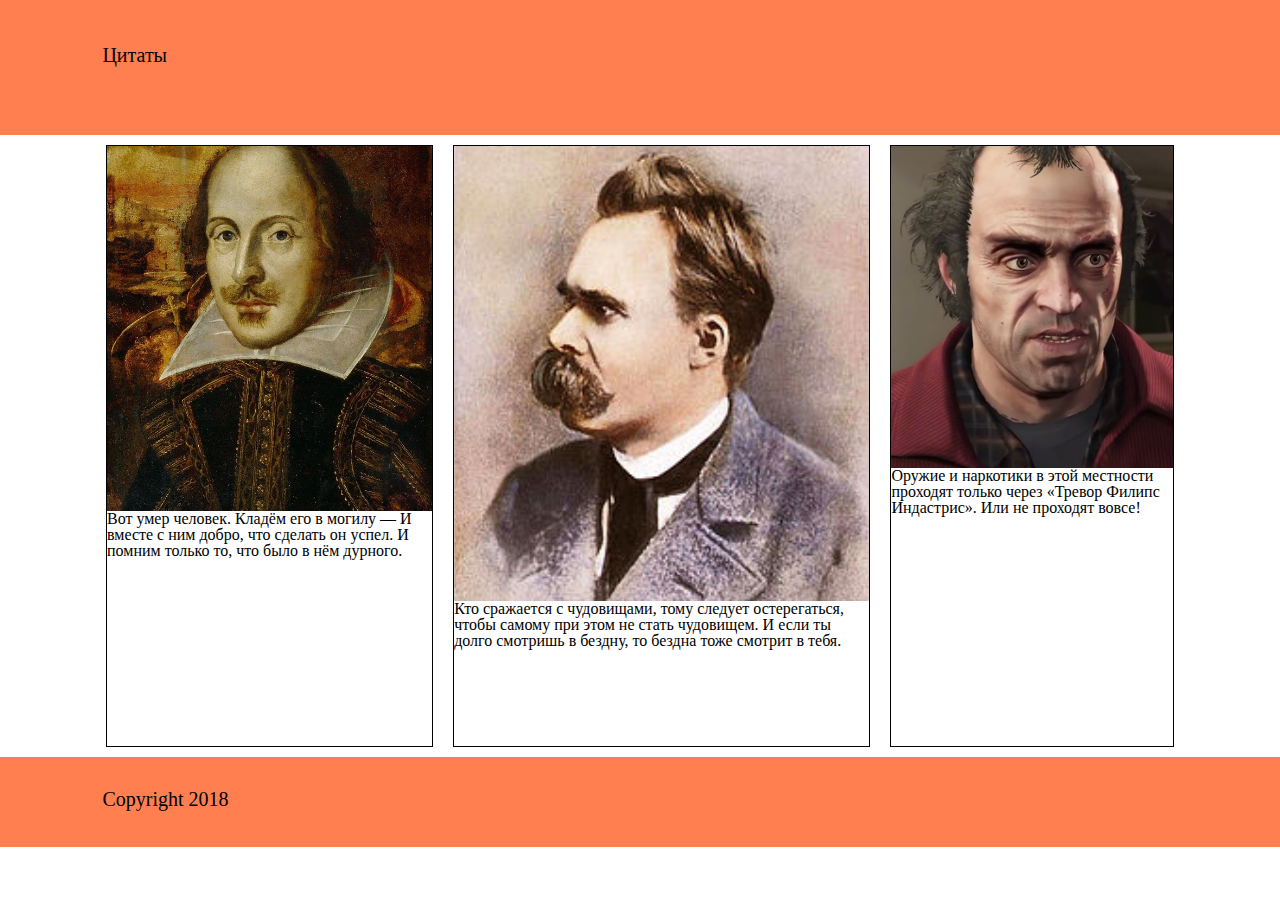
<file: 35_hw/index.html>
<!DOCTYPE html>
<html lang="en">
<head>
	<title>Colors</title>
	<meta charset="utf-8">
	<meta description="boilerplace code">
	<meta keywords="boilerplace, test">
	<link rel="stylesheet" href="css/style.css">
</head>
<body>
	<header>
		<h4>Цитаты</h4>
	</header>
	<div class="column-block">
		<div class="column1">
			<div class="image one"></div>
			<p>Вот умер человек. Кладём его в могилу — И вместе с ним добро, что сделать он успел. И помним только то, что было в нём дурного.</p>
		</div>
		<div class="column1">
			<div class="image two"></div>
			<p>Кто сражается с чудовищами, тому следует остерегаться, чтобы самому при этом не стать чудовищем. И если ты долго смотришь в бездну, то бездна тоже смотрит в тебя.</p>
		</div>
		<div class="column1">
			<div class="image three"></div>
			<p>Оружие и наркотики в этой местности проходят только через «Тревор Филипс Индастрис». Или не проходят вовсе!</p>
		</div>


	</div>
	<footer>
		<h4>Copyright 2018</h4>
	</footer>
</body>
</html>
</file>
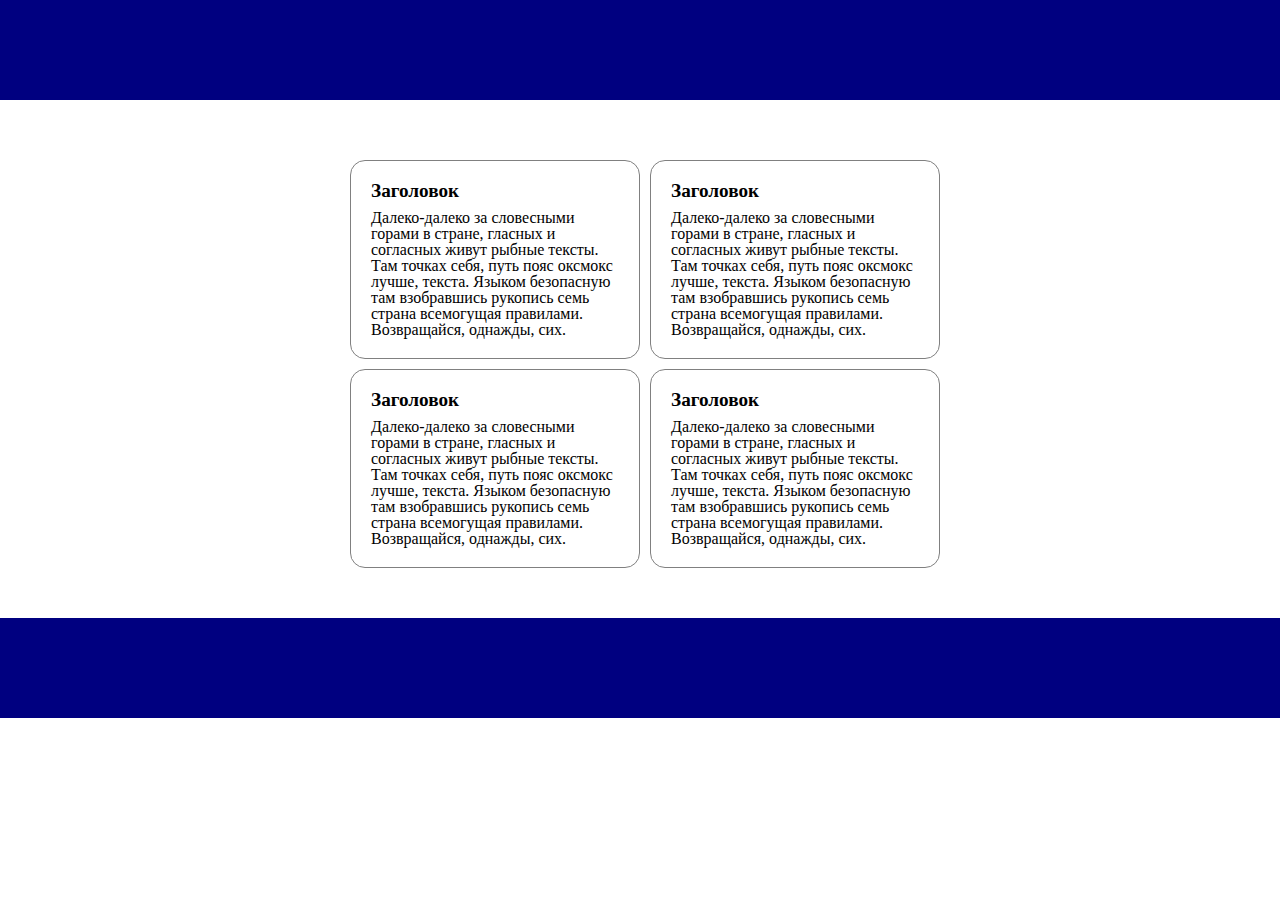
<file: desktop-mobile/index.html>
<!DOCTYPE html>
<html lang="en">
<head>
	<title>MediaQuerries</title>
	<meta name='viewport' conten="width=device-width, initial-scale=1">
	<meta charset="utf-8">
	<meta description="boilerplace code">
	<meta keywords="boilerplace, test">
	<link rel="stylesheet" href="css/style.css">
</head>
<body>
	<header>	</header>
	<div class="container1">
		<div class="article">
			<h1>Заголовок</h1>
			<p>Далеко-далеко за словесными горами в стране, гласных и согласных живут рыбные тексты. Там точках себя, путь пояс оксмокс лучше, текста. Языком безопасную там взобравшись рукопись семь страна всемогущая правилами. Возвращайся, однажды, сих.</p>
		</div>
		<div class="article">
			<h1>Заголовок</h1>
			<p>Далеко-далеко за словесными горами в стране, гласных и согласных живут рыбные тексты. Там точках себя, путь пояс оксмокс лучше, текста. Языком безопасную там взобравшись рукопись семь страна всемогущая правилами. Возвращайся, однажды, сих.</p>
		</div>
	</div>
	<div class="container2">
		<div class="article">
			<h1>Заголовок</h1>
			<p>Далеко-далеко за словесными горами в стране, гласных и согласных живут рыбные тексты. Там точках себя, путь пояс оксмокс лучше, текста. Языком безопасную там взобравшись рукопись семь страна всемогущая правилами. Возвращайся, однажды, сих.</p>
		</div>
		<div class="article">
			<h1>Заголовок</h1>
			<p>Далеко-далеко за словесными горами в стране, гласных и согласных живут рыбные тексты. Там точках себя, путь пояс оксмокс лучше, текста. Языком безопасную там взобравшись рукопись семь страна всемогущая правилами. Возвращайся, однажды, сих.</p>
		</div>
	</div>
	
	<footer></footer>
</body>
</html>
</file>
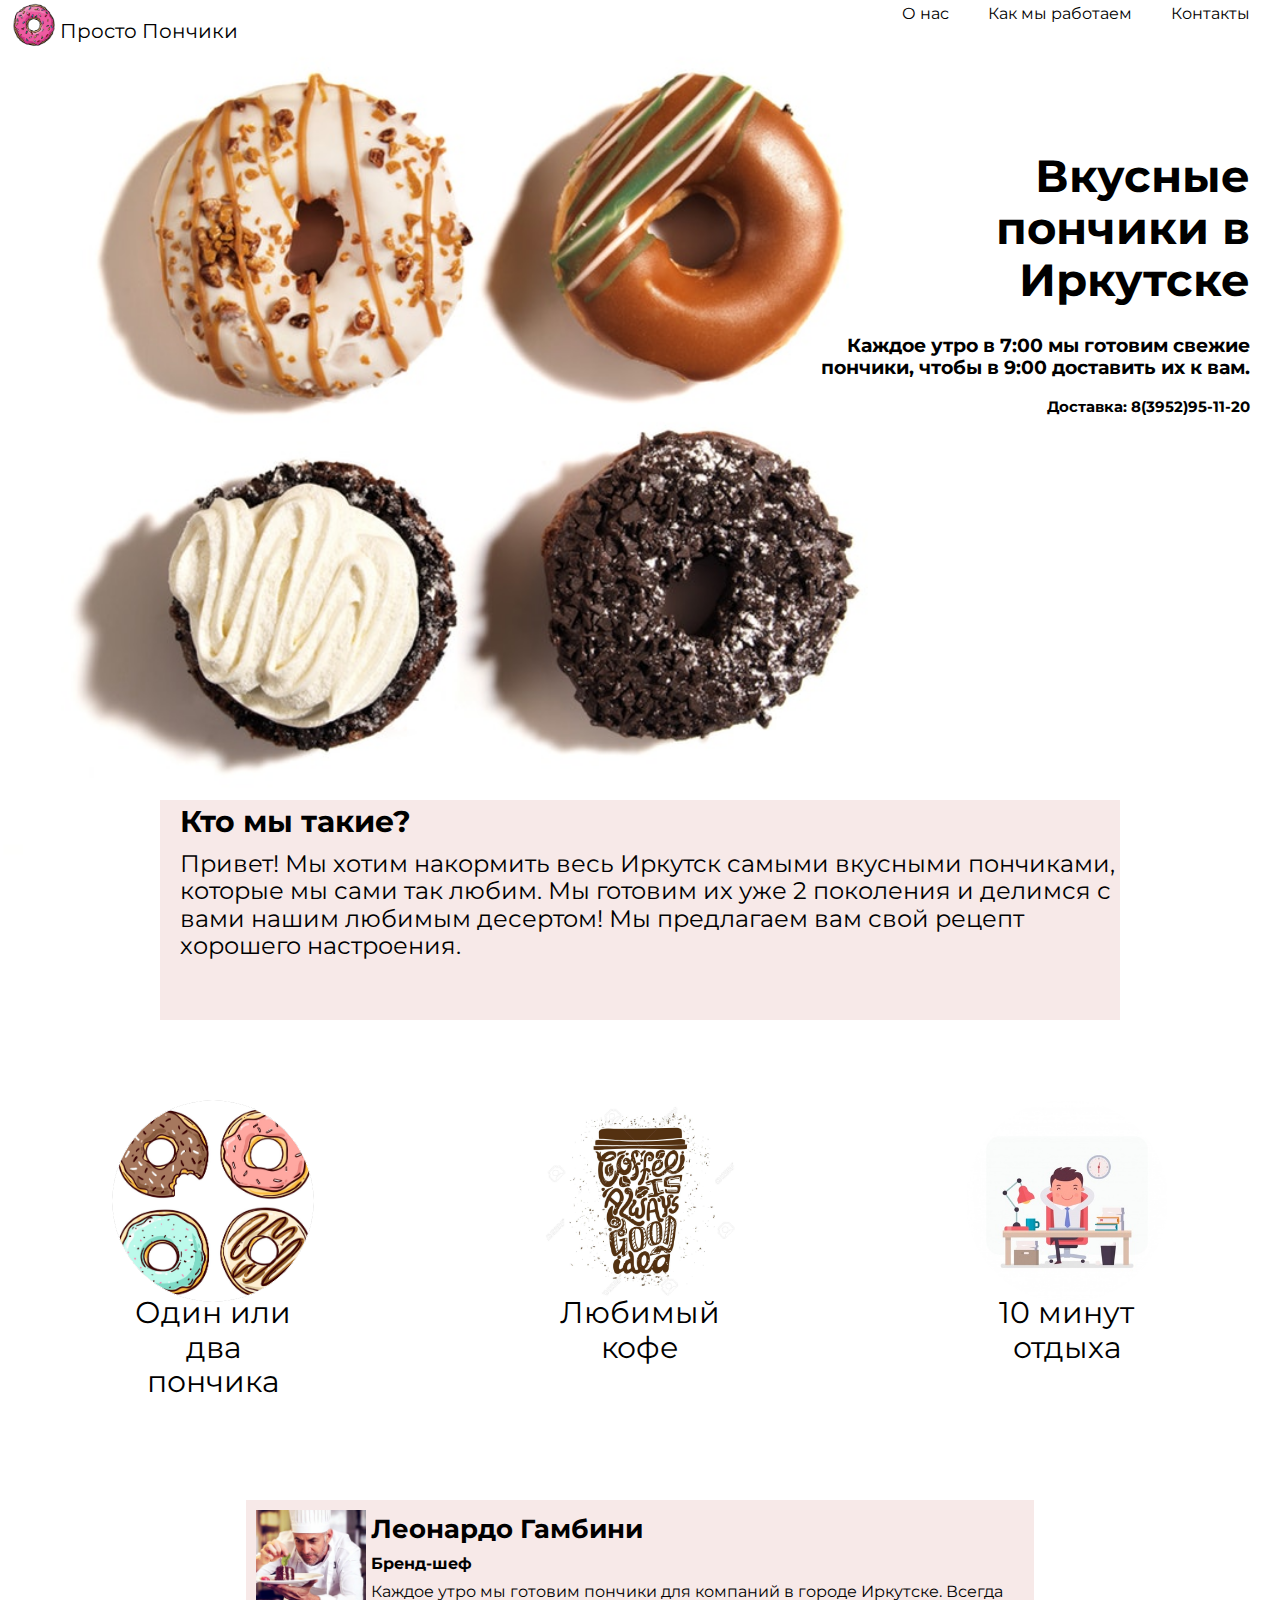
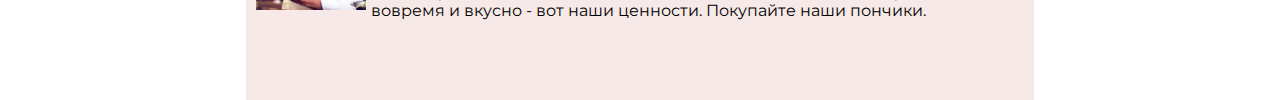
<file: donut/index.html>
<!DOCTYPE html>
<html lang="en">
<head>
	<title>Пончики Иркутские</title>
	<meta charset="utf-8">
	<meta description="Пончики Иркутские">
	<meta keywords="boilerplace, test">
	<link rel="stylesheet" href="css/style.css">
</head>
<body>
	<div class="header">
		<div class="logo"></div>
		<div class="menu-right">
			<p>Просто Пончики</p>
		</div>
		<div class="menu-left">
			<p>О нас</p>
			<p>Как мы работаем</p>
			<p>Контакты</p>
		</div>
	</div>
	<div class="flex">
		<div class="img"></div>
		<div class="flex-item one">
			
		</div>
		<div class="flex-item two">
			<h1>Вкусные пончики в Иркутске</h1>
			<h3>Каждое утро в 7:00 мы готовим свежие пончики, чтобы в 9:00 доставить их к вам.</h3>
			<h4>Доставка: 8(3952)95-11-20</h4>
		</div>
		</div>
		<div class="who">
			<div class="who-container">
				<h2>Кто мы такие?</h2>
				<p>Привет! Мы хотим накормить весь Иркутск самыми вкусными пончиками, которые мы сами так любим. Мы готовим их уже 2 поколения и делимся с вами нашим любимым десертом! Мы предлагаем вам свой рецепт хорошего настроения.</p>
			</div>
		</div>
		<div class="pic-block">
			<div class="pic one">
				<p>Один или два пончика</p>
			</div>
			<div class="pic two">
				<p>Любимый кофе</p>
			</div>
			<div class="pic three">
				<p>10 минут отдыха</p>
			</div>
		</div>
		<div class="aboutus">
			<div class="aboutus-content">
				<div class="aboutus-1"></div>
				<div class="aboutus-2">
					<h2>Леонардо Гамбини</h2>
					<h1>Бренд-шеф</h1>
					<p>Каждое утро мы готовим пончики для компаний в городе Иркутске. Всегда вовремя и вкусно - вот наши ценности. Покупайте наши пончики.</p>
				</div>
			</div>
		</div>
	</div>


</body>
</html>
</file>
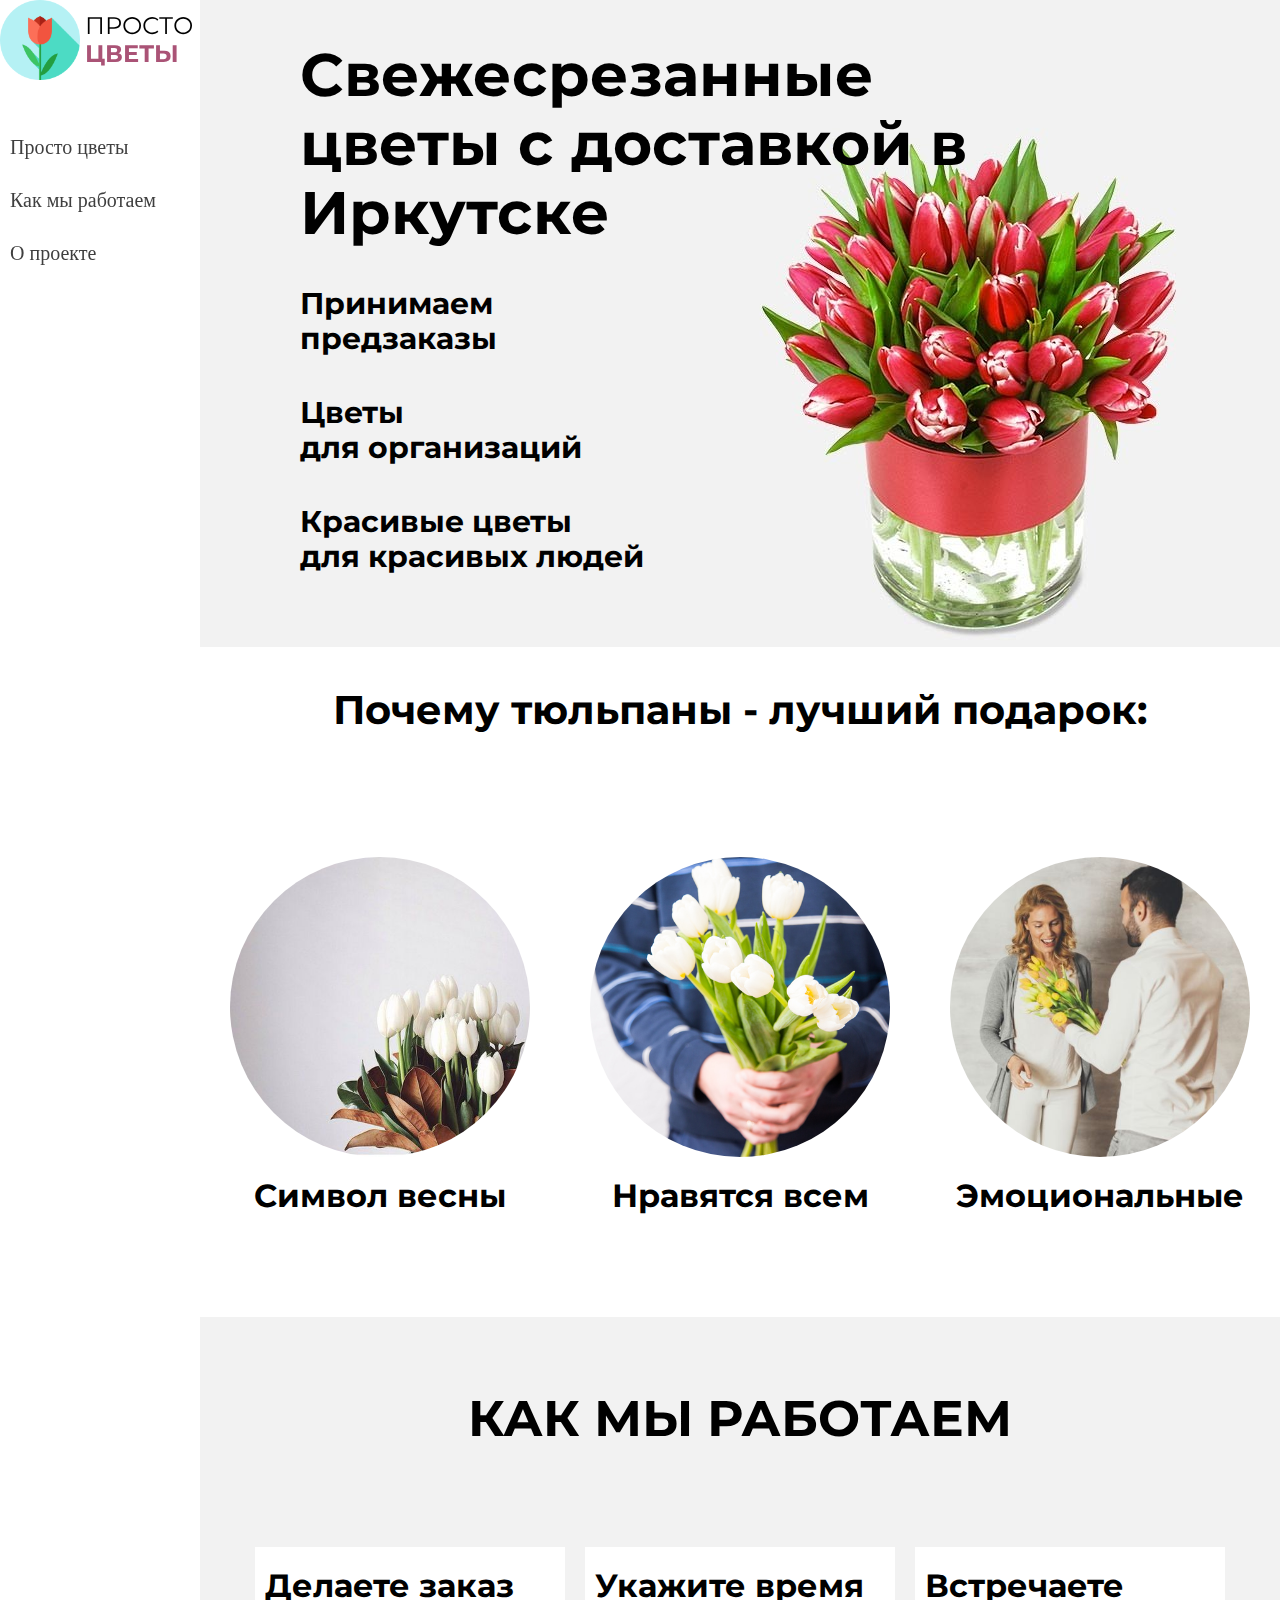
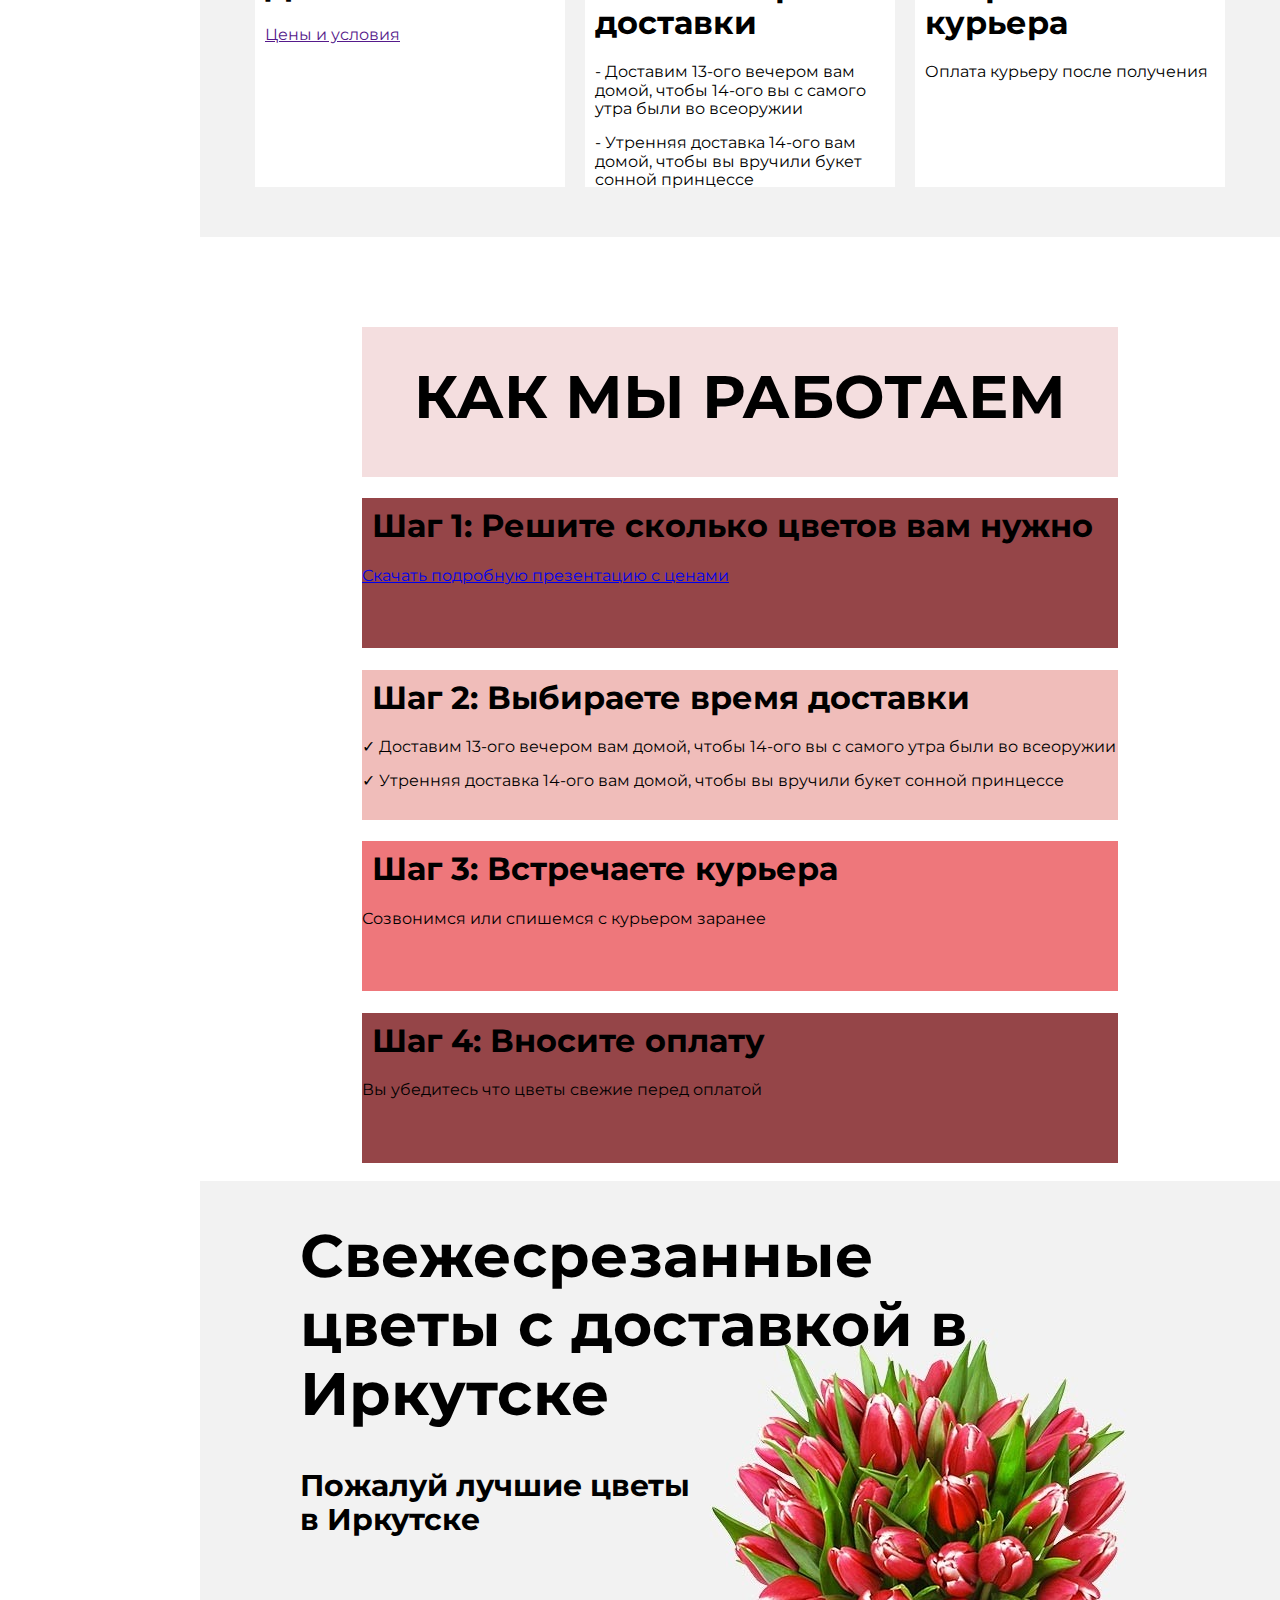
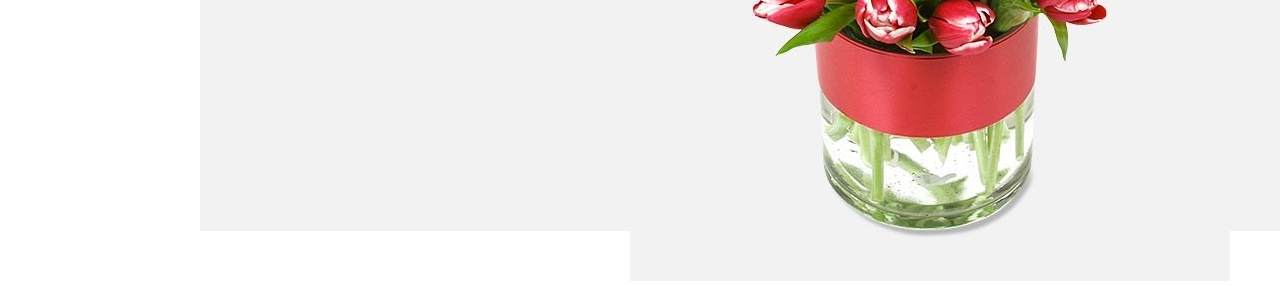
<file: valentine/index.html>
<!DOCTYPE html>
<html lang="en">
<head>
	<title>Тюльпаны Иркутские </title>
	<meta charset="utf-8">
	<meta description="float, position">
	<meta keywords="boilerplace, test">
	<link rel="stylesheet" href="css/style.css">
</head>
<body>
	<div class="aside">
		<img src="img/logo.png" alt="">
		<div class="logotip">
			Просто<br><span> цветы</span>
			
		</div>
		<div class="menu-left">
			<br>
			<div class="elementmenu">
				<a href="#">Просто цветы</a>
			</div>
			<div class="elementmenu">
				<a href="#scbl">Как мы работаем</a>
			</div>
			<div class="elementmenu">
				<a href="#">О проекте</a>
			</div>
		</div>
	</div>
	<div class="outer">
		<div class="first">
				<div class="message">
					<h1>Свежесрезанные цветы с доставкой в Иркутске</h1>
					<h4>Принимаем <br>предзаказы</h4>
					<h4>Цветы <br>для организаций</h4>
					<h4>Красивые цветы <br>для красивых людей</h4>
				</div>
				<div class="img1">	
				<img src="img/endt.jpg" alt="" "></div>
		</div>
		<div class="why-header">
				<h1>Почему тюльпаны - лучший подарок:</h1>
			</div>
		<div class="why">
			

				<div class="why-flex one">
					<h1>Символ весны</h1>
				</div>
				<div class="why-flex two">
					<h1>Нравятся всем</h1>
				</div>
				<div class="why-flex three">
					<h1>Эмоциональные</h1>
				</div>


		</div>

		<div class="how">
			<div class="how-container">
				<h1>как мы работаем</h1>
			</div>
			
		</div>
		<div class="how-mini">
			<div class="how-contini" id="hc1">
				<h1>Делаете заказ</h1>
				<p><a href="">Цены и условия</a></p>
			</div>
			<div class="how-contini">
				<h1>Укажите время доставки</h1>
				<p>- Доставим 13-ого вечером вам домой, чтобы 14-ого вы с самого утра были во всеоружии</p>
				<p>- Утренняя доставка 14-ого вам домой, чтобы вы вручили букет сонной принцессе</p>
			</div>
			<div class="how-contini" id="hc2">
				<h1>Встречаете курьера</h1>
				<p>Оплата курьеру после получения</p>
			</div>
		</div>


		<div class="secondblock" id="scbl">
						
				
			<div class="secondblockcontainer">
				<div class="sec" id="second">
					<h1>Как мы работаем</h1>
				</div>
				<div class="second">
					<h1>Шаг 1: Решите сколько цветов вам нужно</h1>
					<a href="#">Скачать подробную презентацию с ценами</a>
				</div>
				<div class="third">
					<h1>Шаг 2: Выбираете время доставки</h1>
					<p>✓ Доставим 13-ого вечером вам домой, чтобы 14-ого вы с самого утра были во всеоружии</p>
					<p>✓ Утренняя доставка 14-ого вам домой, чтобы вы вручили букет сонной принцессе</p>
				</div>
				<div class="four">
					<h1>Шаг 3: Встречаете курьера</h1>
					<p>Созвонимся или спишемся с курьером заранее</p>
				</div>
				<div class="five">
					<h1>Шаг 4: Вносите оплату</h1>
					<p>Вы убедитесь что цветы свежие перед оплатой</p>
				</div>

			</div>
		</div> <br>
	<!-- <div class="blockthree">
		<img src="img/endt.jpg" alt="car"> 
		<h1>Символический подарок</h1>
	</div>-->
	<div class="last">
				<div class="lastmessage">
					<h1>Свежесрезанные цветы с доставкой в Иркутске</h1>
					<h4>Пожалуй лучшие цветы <br>	в Иркутске
				</div>	
				<div class="imglast">
					<img src="img/endt.jpg" alt="" ">
					
					
		</div>
</div>	
	

</body>
</html>
</file>
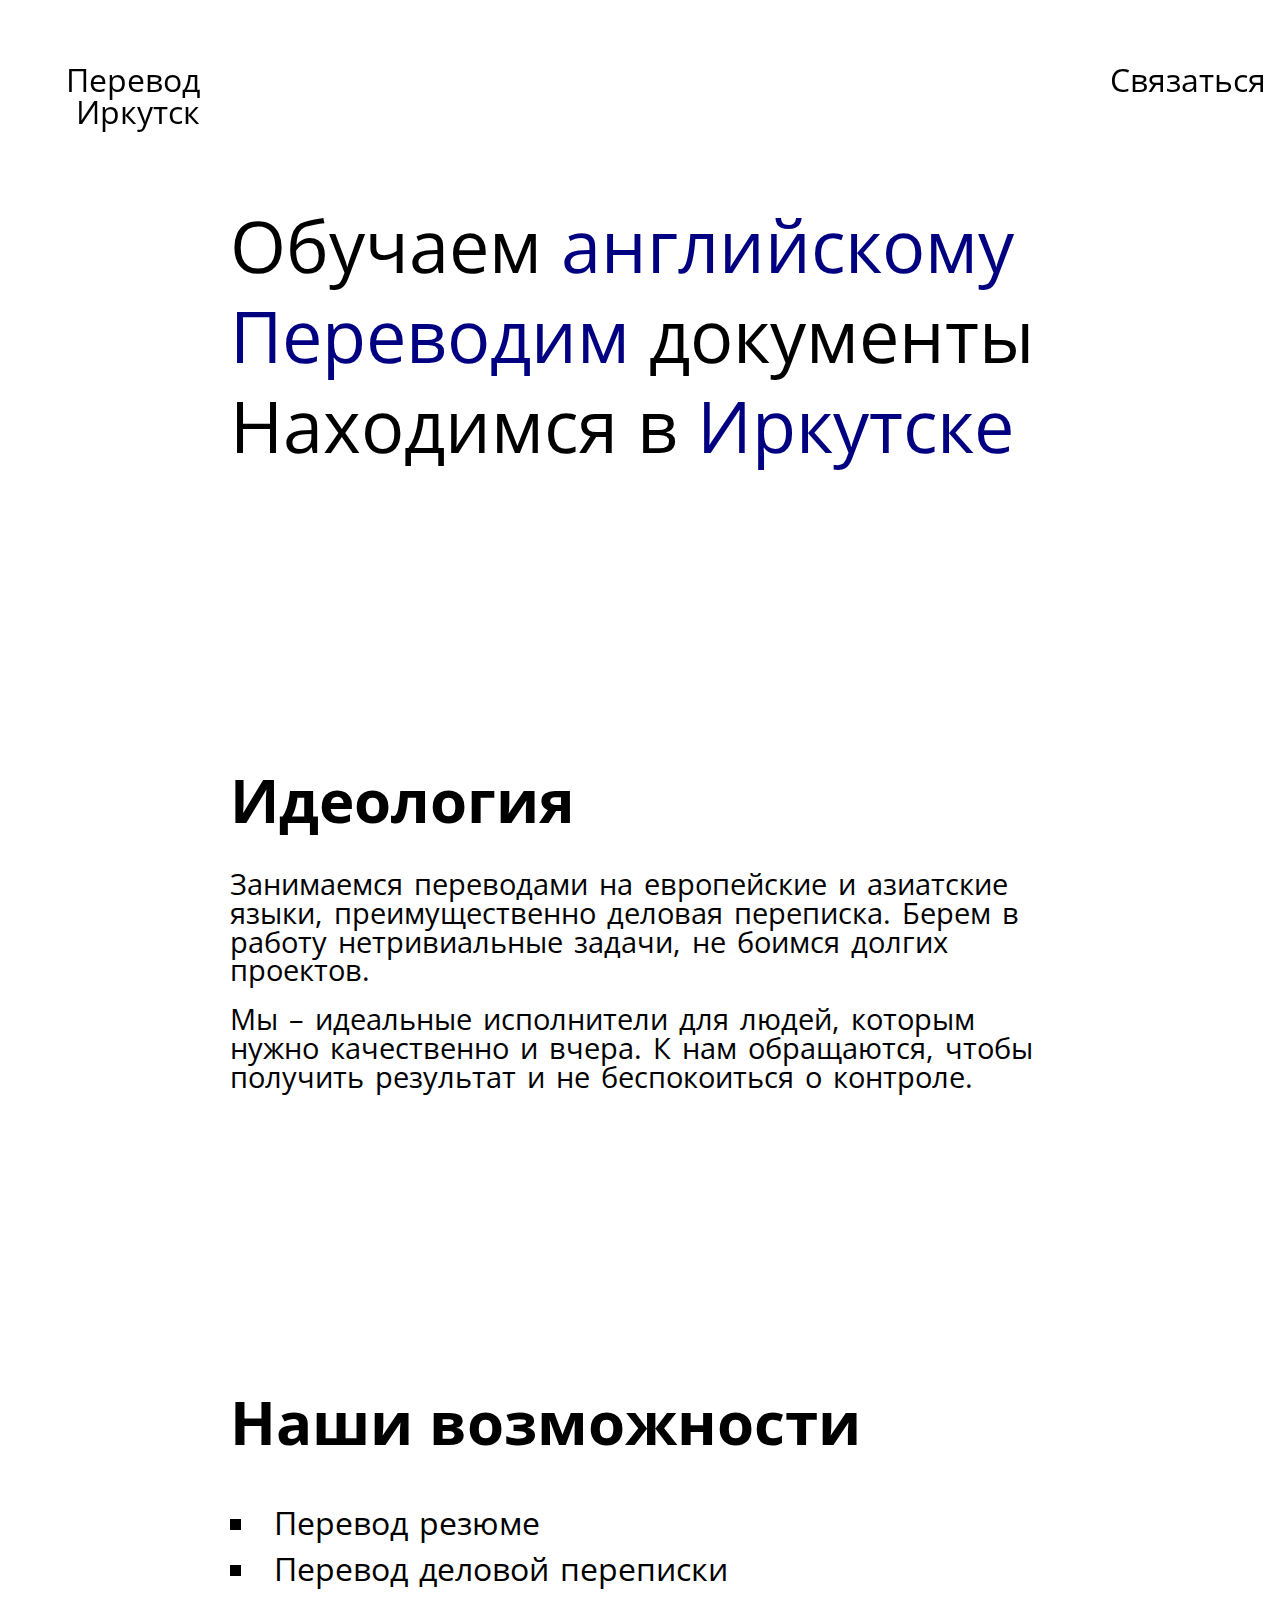
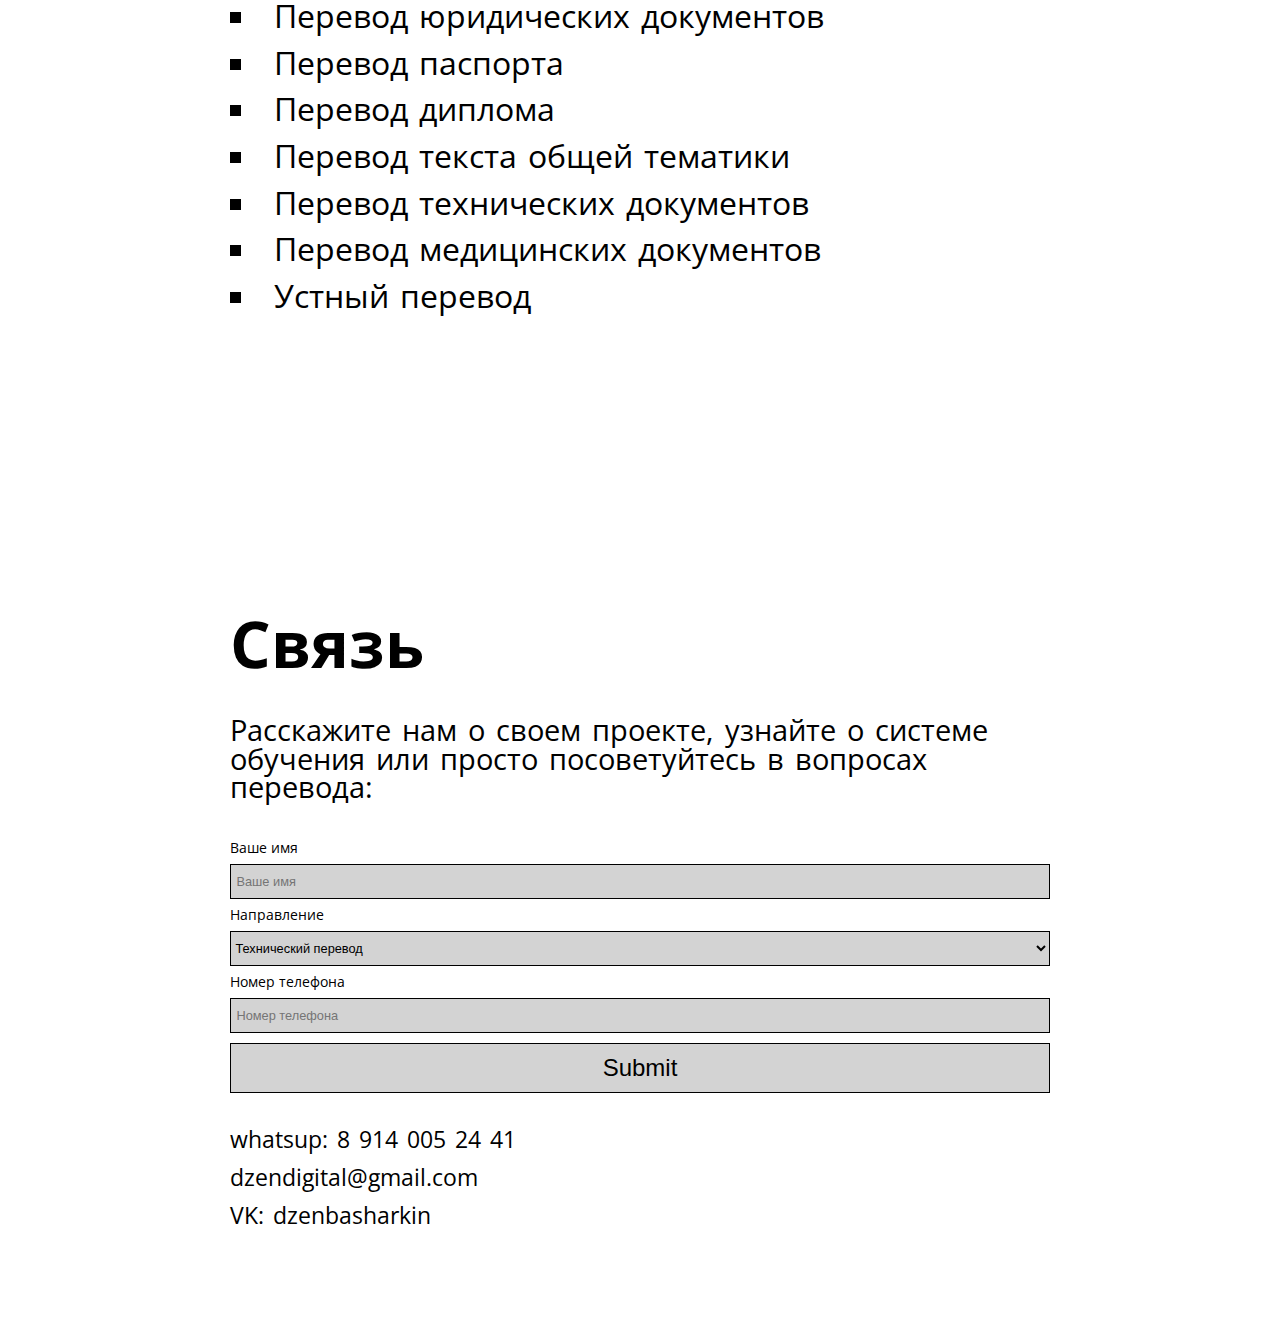
<file: 1. Переводчик частный - translator/translate.html>
<!DOCTYPE html>
<html lang="ru">
<head>
	<title>Переводы документов Иркутск</title>
	<meta name='viewport' conten="width=device-width, initial-scale=1">
	<meta charset="utf-8">
	<meta description="boilerplace code">
	<meta keywords="boilerplace, test">
	<link rel="stylesheet" href="css/style2.css">
	<link href="https://fonts.googleapis.com/css?family=Open+Sans" rel="stylesheet">
	<meta name='viewport' content="width=device-width, initial-scale=1">

</head>
<body>

	<div class="asideclass">
		<div class="aside asideone">
			
			<a href="#english">Перевод Иркутск</a>
		</div>
		<div class="aside asidet">
			<a href="#contact">Связаться</a>
			
		</div>
	</div>
	<!--<div class="top-line">
		<div class="section-aside">
				<div class="top-left">
					<h1>Переводы<br>Иркутск</h1>
				</div>
				<div class="top-right">
					<a href="#contact">Связаться<br>с нами</a>
				</div>
		</div>

	</div>
-->
	<div class="page">
		
		<div class="section-top">
			<h1>Обучаем <a href="#english">английскому</a> </h1>
			<h1> <a href="#offer">Переводим</a>  документы</h1>
			<h1>Находимся в <a href="#contact">Иркутске</a> </h1>
		</div>
			<div class="section-two" id="english">
				<h1>Идеология</h1>
				<p>				
Занимаемся переводами на европейские и азиатские языки, преимущественно деловая переписка. Берем в работу нетривиальные задачи, не боимся долгих проектов.
				</p>
				<p>
Мы – идеальные исполнители для людей, которым нужно качественно и вчера. К нам обращаются, чтобы получить результат и не беспокоиться о контроле.
				</p>
		</div>
		<div class="section-two" id="offer">
				<h1>Наши возможности</h1>
				<ol>
					<li>Перевод резюме</li>
					<li>Перевод деловой переписки </li>
					<li>Перевод юридических документов </li>
					<li>Перевод паспорта</li>
					<li>Перевод диплома </li>
					<li>Перевод текста общей тематики</li>
					<li>Перевод технических документов</li>
					<li>Перевод медицинских документов</li>
					<li>Устный перевод </li>
				
				</ol>
		</div>
		<div class="section-three" id="contact">
				<h1>Связь</h1>
				<p>				
Расскажите нам о своем проекте, узнайте о системе обучения или просто посоветуйтесь в вопросах перевода:
				</p>
<table style="width:10%;" cellpadding="0" border="0">
				<form  method="POST" action="http://free.allforms.mailjol.net/u/d0b1b43c.php" >
					

				
					<fieldset >
						<label for="name">Ваше имя</label>
						<input type="text" name="na" placeholder="Ваше имя" >
						<label for="qualify">Направление</label>
						<select name="qualify" >
							<option value="tecnical">Технический перевод</option>
							<option value="delovoy">Деловой перевод</option>
							<option value="law">Юридический перевод</option>
							<option value="light">Устный перевод</option>
							<option value="education">Обучение языку</option>
						</select>
						<label for="tel">Номер телефона</label>
						<input type="text" name="tel" placeholder="Номер телефона">

					</fieldset>
					
					<input type="submit" >
</form>
</table>
				<ul>
					<li>whatsup: 8 914 005 24 41</li>
					<li>dzendigital@gmail.com</li>
					<li>VK: dzenbasharkin</li>
				
				</ul>
		</div>
		<div class="section-three">
			
		</div>
	</div>
</body>
</html>
</file>
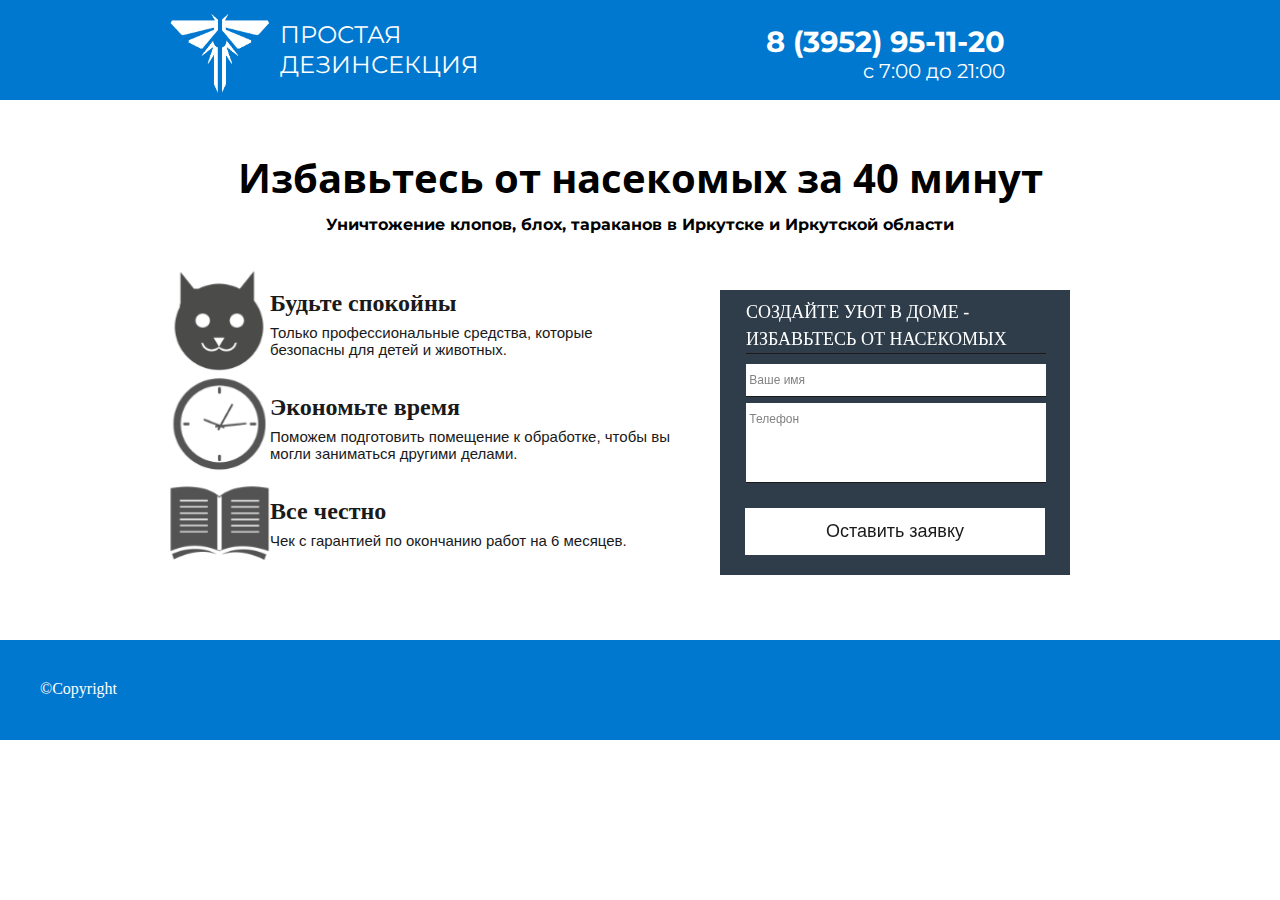
<file: cockroach/v4.html>
<!DOCTYPE html>
<html lang="en">
<head>
	<title>Уничтожим насекомых в Иркутске</title>
	<meta charset="utf-8">
	<meta description="травим тараканов Иркутск">
	<meta keywords="травим тараканов, иркутск тараканы, избавление от тараканов, как избавится от тараканов">
	<link rel="stylesheet" href="css/v3.css">
</head>
<body>
	
	<section class="menu"> 
			<div class="cisc">
				<img src="img/cisc.png" alt="">
			</div>
			<div class="cisc-text">Простая <br>дезинсекция</div>
			<div class="contacts">
				<div class="phone">
					<h3>8 (3952) 95-11-20</h3>
				</div>
				<div class="time">c 7:00 до 21:00 </div>
				
			</div>
	</section>
	
		<section class="header">
			<h1>Избавьтесь от насекомых за 40 минут</h1>
			<h3>Уничтожение клопов, блох, тараканов в Иркутске и Иркутской области</h3>
		</section>
	<section class="first">
			

			<div class="contact">
				<div class="logo1"></div>
				
				<form class="form">
					<div class="maintext">			<h2>Будьте спокойны </h2>
						<h4>Только профессиональные средства, которые  безопасны для детей и животных.</h4>
						<br>	<br>
						<h2>Экономьте время</h2>
						<h4>Поможем подготовить помещение к обработке, чтобы вы могли заниматься другими делами.</h4>
						<br><br>
						<h2>Все честно</h2>
						<h4>Чек с гарантией по окончанию работ на 6 месяцев.</h4>			
					</div>
					
						<div class="feedback">
							<form action="./send.php" method="post">
								<h4 class="feedback-input1" id="ask">Создайте уют в доме - избавьтесь от насекомых</h4>
								<p><input autocomplete="off" type="text" name="name" class="feedback-input" placeholder=" Ваше имя"></p>
								<p><textarea autocomplete="off" type="text" name="text" class="feedback-input" id="textarea" placeholder=" Телефон"></textarea> </p>
								<input type="submit" value="Оставить заявку" class="button_submit">
							
							</form>
						</div>			
	</section>
		
	<!-- <section class="itknow">
		
			
			<div class="itknow-content">
					<div class="headingitknow">	
								<div class="descrit">
										<h3>	Проблемы со здоровьем</h3>
										<p>Тараканы контактируют с едой и человеком в ночное время суток. Они являются разносчиками более 50 видов опасных микробов.
									</div>
								<div class="descrit">
									<h3>Вызывают аллергию	</h3>
									<p>	Частички хитин отделяются от тараканов и смещиваются с пылью. Это служит причиной аллергии. </p>

								</div>
								<div class="descrit">
									<h3>Причиняют дискомфорт</h3>
									<p>	Тараканы являются причиной домашнего дискомфорта. Избавьтесь от насекомых с нашей момощью.</p>
								</div>
						</div>
		
	
		</div>
	</section>	

	<section class="second">
		<div class="logo">
					
				</div>
		<div class="scontainer">	
				
				<div class="case-info" >	
						<h3>Проблемы со здоровьем</h3>
						<p>	Тараканы являются причиной домашнего дискомфорта. Избавьтесь от насекомых с нашей момощью.</p>
				</div>
		</div>
	<section class="second">
		<div class="logo">
					
				</div>
		<div class="scontainer2">	
				
				<div class="case-info">	
						<h3>Дискомфорт</h3>
						<p>Тараканы контактируют с едой и человеком в ночное время суток. Они являются разносчиками более 50 видов опасных микробов.
 				</div>
		</div>
		<div class="scontainer3">	
				<div class="case-info">	
						<h3>Аллергию	</h3>
						<p>	Частички хитин отделяются от тараканов и смещиваются с пылью. Это служит причиной аллергии. </p>
				</div>
		</div>
		<div class="scontainer">
				
 		</div>
 		
	
	</section>
	<section class="service">
		<div class="service-img">
					
				</div>
	</section>
	-->
	
	<footer>
		<div>
			<a href="https://vk.com/dzenbasharkin" class="copyright" target="_blank">©Copyright</a>	
		</div>
	</footer>
</body>
</html>
</file>
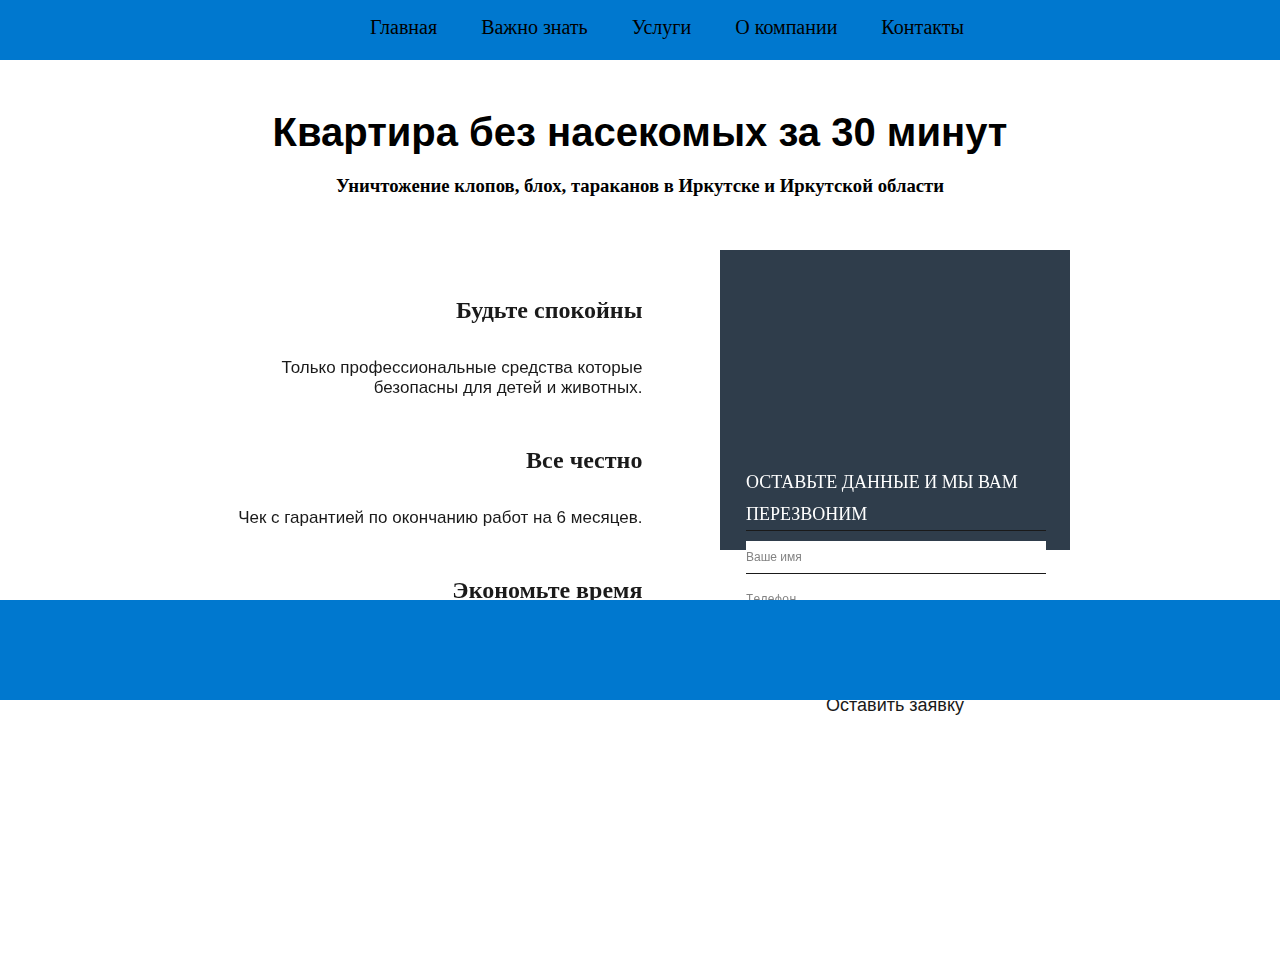
<file: cockroach/versions/tarakan.html>
<!DOCTYPE html>
<html lang="en">
<head>
	<title>Уничтожим насекомых в Иркутске</title>
	<meta charset="utf-8">
	<meta description="травим тараканов Иркутск">
	<meta keywords="травим тараканов, иркутск тараканы, избавление от тараканов, как избавится от тараканов">
	<link rel="stylesheet" href="css/tarakan.css">
</head>
<body>
	
	<section class="menu"> 
			<ul class="menu_container">
				<a class="a-link" href="free.html">Главная</a>
				<a class="a-link" href="paradise.html">Важно знать</a>
				<a class="a-link" href="historical.html">Услуги</a>
				<a class="a-link" href="nature.html">О компании</a>
				<a class="a-link" href="stilldontget.html">Контакты</a>
				<!--Элементы меню-->
			</ul>
		</section>

		<section class="header">
			<h1>Квартира без насекомых за 30 минут</h1>
			<h3>Уничтожение клопов, блох, тараканов в Иркутске и Иркутской области</h3>
		</section>
	<section class="first">
			<div class="contact">

				<form class="form">
					<div class="maintext">			<h2>Будьте спокойны </h2>
						<h4>Только профессиональные средства которые  безопасны для детей и животных.</h4>
						<h2>Все честно</h2>
						<h4>Чек с гарантией по окончанию работ на 6 месяцев.</h4>
						<h2>Экономьте время</h2>
						<h4>Поможем подготовить помещение к обработке чтобы вы могли заниматься другими делами.</h4>

					</div>
						<div class="feedback">
							<form action="./send.php" method="post">
								<h4 class="feedback-input1" id="ask">Оставьте данные и мы вам перезвоним</h4>
								<p><input autocomplete="off" type="text" name="name" class="feedback-input" placeholder="Ваше имя"></p>
								<p><textarea autocomplete="off" type="text" name="text" class="feedback-input" id="textarea" placeholder="Телефон"></textarea> </p>
								<input type="submit" value="Оставить заявку" class="button_submit">
							
							</form>
						</div>			
	</section>
		
	<!-- <section class="itknow">
		
			
			<div class="itknow-content">
					<div class="headingitknow">	
								<div class="descrit">
										<h3>	Проблемы со здоровьем</h3>
										<p>Тараканы контактируют с едой и человеком в ночное время суток. Они являются разносчиками более 50 видов опасных микробов.
									</div>
								<div class="descrit">
									<h3>Вызывают аллергию	</h3>
									<p>	Частички хитин отделяются от тараканов и смещиваются с пылью. Это служит причиной аллергии. </p>

								</div>
								<div class="descrit">
									<h3>Причиняют дискомфорт</h3>
									<p>	Тараканы являются причиной домашнего дискомфорта. Избавьтесь от насекомых с нашей момощью.</p>
								</div>
						</div>
		
	
		</div>
	</section>	

	<section class="second">
		<div class="logo">
					
				</div>
		<div class="scontainer">	
				
				<div class="case-info" >	
						<h3>Проблемы со здоровьем</h3>
						<p>	Тараканы являются причиной домашнего дискомфорта. Избавьтесь от насекомых с нашей момощью.</p>
				</div>
		</div>
	<section class="second">
		<div class="logo">
					
				</div>
		<div class="scontainer2">	
				
				<div class="case-info">	
						<h3>Дискомфорт</h3>
						<p>Тараканы контактируют с едой и человеком в ночное время суток. Они являются разносчиками более 50 видов опасных микробов.
 				</div>
		</div>
		<div class="scontainer3">	
				<div class="case-info">	
						<h3>Аллергию	</h3>
						<p>	Частички хитин отделяются от тараканов и смещиваются с пылью. Это служит причиной аллергии. </p>
				</div>
		</div>
		<div class="scontainer">
				
 		</div>
 		
	
	</section>
	<section class="service">
		<div class="service-img">
					
				</div>
	</section>
	-->
	<footer>	
	</footer>
</body>
</html>
</file>
<file: cockroach/css/v3.css>
@import url('https://fonts.googleapis.com/css?family=Montserrat|Open+Sans');

html{
	height: 600px;
}
body{
	margin: 0;
	padding: 0;
	
}



.header{
	height: 40px;
	
}
.header h1{
	padding-top: 50px;
	font-family: 'Open Sans';
	margin: 0;
	text-align: center;
	background-color: white;
	font-size: 40px;
}
.header h3{
	padding-top: 10px;
	margin: 0;
	font-size: 16px;
	text-align: center;
	background-color: white;
	font-family: 'Montserrat';
}
/* -------------Menu---------------*/
.menu{
	background-color: #0078CF;
	height: 100px;
	overflow: hidden;		
}
.cisc img{
	width: 100px;
	height: 79px;
	right: 10px;
}
.cisc{
	position: absolute;
	display: block;
	left: 170px;
	top: 14px;
}
.cisc-text{
	line-height: 30px;
	position: absolute;
	display: block;
	top: 20px;
	left: 280px;
	color: white;
	font-family: 'Montserrat';
	font-size: 24px;
	text-transform: uppercase;
	text-align: left;
}
.contacts{
	font-family: sans-serif;
	float: right;
    text-align: right;
    margin-right: 125px;
    margin-top: 5px;
	font-family: 'Montserrat';
	color: white;
}
.phone{
	width: 280px;
	height: 55px;
	margin: 0;
	padding: 0;
	font-size: 25px;
	font-weight: bold;
	position: relative;
	display: block;
	bottom:10px;
	right: 150px;
}
.time{
	font-size: 20px;
	position: relative;
	display: block;
	bottom:30px;
	right: 150px;
}

.menudiv1a{
	float: left;
	width: 500px;
	height: 100px;
}
.menudiv1a p{
	position: absolute;
	margin: 0;
	padding: 0;
	margin-left: 5px;
	padding-top: 5px;
	display: inline-block;
	font-size: 23px;
}
.menudiv1a img{
	width: 60px;
	height: 60px;

}
.menudiv1b{
	float: right;
	width: 200px;
	height: 100px;
}



/*-------First Page Start-------*/


.first{
	padding-top: 100px;
	opacity: 	2;


}
.space{
	background-color: #FFFFFF;
	height: 60px;
}
.footer{
	background-color: #FFFFFF;
	height: 50px;
	display: block;
}


.main{
	display: inline-block;
}
.raw{
	height: 400px;
	margin-top: 50px;
	margin-left: auto;
    margin-right: auto;
    width: 60em;
}


.mainbut{
	background-color: #FFFFFF;
	height: 200px;
	width: 200px;
	width: 33%;
	float: right;
	
}

/*CONTACT FORM START*/
.contact{
	height: 350px;
	background-color: white;
	opacity: 0.9;

}
.form{
	width: 50%;
	margin: 50px auto;
}


.feedback{
	background-color: #182837;
	height: 285px;
	width: 350px;
	position: relative;
	left: 400px;
		
}

.feedback-input1{

	font-weight: 300;
	font-size: 12px;
	line-height: 32px;
	color: white;
	padding: 0px;
	margin-bottom: 10px;
	width: 300px;
	box-sizing: border-box;
	border: 0px solid transparent;
	border-bottom: 1px solid black;
	position: relative;
	left: 26px;
	vertical-align: middle;
	line-height: 27px;
	
}
.feedback-input1 h4{
		
}
#ask{
	margin:0;
	position: relative;
	bottom:250px;
	margin-bottom: 10px;
	padding: 0;
	font-size: 18px;
	text-transform: uppercase;
}
.feedback-input{
	font-family: 'Arial';
	font-weight: 300;
	font-size: 12px;
	line-height: 32px;
	color: black;
	padding: 0px;
	margin-top:-10px;
	width: 300px;
	box-sizing: border-box;
	border: 0px solid transparent;
	border-bottom: 1px solid black;
	position: relative;
	bottom: 250px;
	left: 26px;
	
	
}
.button_submit{
	
	vertical-align: middle;
	float: left;
	display: inline-block;
	position: relative;
	left: 25px;
	bottom: 240px;
	width: 300px;
	border: 0px solid transparent;
	cursor: pointer;
	background-color: white;
	color: black;
	margin-top:-5px;
	padding-top: 13px;
	padding-bottom: 13px;
	transition: all 0.3s;
	font-weight: 300;
	font-size: 18px;

}
.button_submit:hover{
	background-color: #08C17E;
	border: 1px solid transparent;
	font-size: 20px;

}



/*--------------Main TEXT start----------*/
.maintext{
	position: relative;
	width: 400px;
	float: left;
	display: inline-block;
	vertical-align: middle;
	right: 50px;
	text-align: left;

}
.maintext h4{
	font-size: 15px;
	font-family: 'Arial';	
	font-weight: normal;
	padding-top: 7px;
	margin: 0;
}
.maintext h2{
	padding: 0;
	margin: 0;
}
.maintext h1{
	text-transform: uppercase;

}

.logo1{
	position: relative;
	float:left;
	bottom: 25px;
	left: 170px;
	height: 300px;
	width: 100px;
	background-image: url(../img/logo.png);
	background-size: cover;
	background-repeat: no-repeat;	
	background-position: center center;
	
}

input{
	color: black;
}

#textarea{
	height: 80px;
	resize: none;
	
}

/*------Important to know -------*/

.itknow{
	height: 650px;
	margin-left:180px; 
	margin-right:180px;
	background-color: #CCD2D9;
	opacity: 1;
	z-index: 4;
	margin-top: -30px 0 0;
	text-align: left;

}

.itknow-content h1{
	position: relative;
	font-size: 30px;
}




/*Second*/
.second{
	position: relative;	
	background-color: white;
	opacity: .9;
	height: 500px;	
}
.scontainer{
	border-radius: 30px;
	border: 1px solid transparent;
	position: 	absolute;	
	z-index:1;
	background-color: #182837;
	opacity: 1;
	margin-top: -40px;
   	margin-left: 300px;
	padding-left: 10px;
   	width: 700px;	
   	height: 150px;	
}
.scontainer2{
	border-radius: 30px;
	border: 1px solid transparent;
	position: 	absolute;
	top: 340px;	
	z-index:1;
	background-color: #182837;
	opacity: 1;
	margin-top: -40px;
   	margin-left: 300px;
	padding-left: 10px;
   	width: 700px;	
   	height: 150px;	
}

.scontainer3{
	border-radius: 30px;
	border: 1px solid transparent;
	position: 	absolute;
	top: 170px;	
	z-index:1;
	background-color: #182837;
	opacity: 1;
	margin-top: -40px;
   	margin-left: 300px;
	padding-left: 10px;
   	width: 700px;	
   	height: 150px;	
}
.case-info h3{	
	margin-top: 30px;
   	color: white ;
   	font-size: 	30px;
   	color: white;
   	line-height: 23px;
  }
  .case-info p{	
	line-height: 23px;
   	color: white ;
	font-size: 24px;
}



.service-img{
	position: relative;
	height: 700px;
	width: 700px;
	background-image: url(../img/table.png);
	background-size: cover;
	background-repeat: no-repeat;	
	background-position: center center;

}




footer{
  	position: relative;	
  	height: 100px;	
  	background-color: #0078CF;
  }
 footer div{
 	color: white;
 	text-decoration: none;
	position: relative;
	padding: 40px;
	
 }
 footer a{
 	color: white;
 	text-decoration: none;
	position: relative;
	
 }
</file>
<file: cockroach/versions/css/tarakan.css>
body{
	margin: 0;
	padding: 0;
	
}



.header{
	height: 40px;
	
}
.header h1{
	padding-top: 50px;
	font-family: sans-serif;
	margin: 0;
	text-align: center;
	background-color: white;
	font-size: 40px;
}
.header h3{
	padding-top: 20px;
	margin: 0;
	text-align: center;
	background-color: white;
}
/* -------------Menu---------------*/
.menu{
	background-color: #0078CF;
	
	height: 60px;
	overflow: hidden;		
}
.menu ul{
	display: inline-block;
	width: 100%;
		
}

/*.menu_container li{
	position: relative;
	left: 56px;
	display: inline-block;
	margin-bottom: 50px;
	margin-left: 40px;
	font-size: 20px;
}
*/

.menu_container a{
	color: 	white;
	position: relative;
	left: 290px;
	display: inline-block;
	margin-bottom: 50px;
	margin-left: 40px;
	font-size: 20px;
	text-decoration: none;
	color:black;


}
.menu_container li{
	display: inline;
	position: relative;
	font-size: 40px;
	color: 	white;		
}



/*-------First Page Start-------*/


.first{
	padding-top: 100px;
	opacity: 	2;


}
.space{
	background-color: #FFFFFF;
	height: 60px;
}
.footer{
	background-color: #FFFFFF;
	height: 50px;
	display: block;
}


.main{
	display: inline-block;
}
.raw{
	height: 500px;
	margin-top: 50px;
	margin-left: auto;
    margin-right: auto;
    width: 60em;
}


.mainbut{
	background-color: #FFFFFF;
	height: 200px;
	width: 200px;
	width: 33%;
	float: right;
	
}

/*CONTACT FORM START*/
.contact{
	height: 350px;
	background-color: white;
	opacity: 0.9;

}
.form{
	width: 50%;
	margin: 50px auto;
}

#ask{
	margin:0;
	margin-top: 15px;
	margin-bottom: 10px;
	padding: 0;
	font-size: 18px;
	text-transform: uppercase;
}
.feedback{
	background-color: #182837;
	height: 300px;
	width: 350px;
	position: relative;
	left: 400px;
		
}

.feedback-input1{

	font-weight: 300;
	font-size: 12px;
	line-height: 32px;
	color: white;
	padding: 0px;
	margin-bottom: 10px;
	width: 300px;
	box-sizing: border-box;
	border: 0px solid transparent;
	border-bottom: 1px solid black;
	position: relative;
	bottom: 250px;
	left: 26px;
	vertical-align: middle;
	float: left;
}
.feedback-input{
	font-weight: 300;
	font-size: 12px;
	line-height: 32px;
	color: black;
	padding: 0px;
	margin-bottom: 10px;
	width: 300px;
	box-sizing: border-box;
	border: 0px solid transparent;
	border-bottom: 1px solid black;
	position: relative;
	bottom: 250px;
	left: 26px;
	vertical-align: middle;
	float: left;
	
}
.button_submit{
	
	vertical-align: middle;
	float: left;
	display: inline-block;
	position: relative;
	left: 25px;
	bottom: 240px;
	width: 300px;
	border: 0px solid transparent;
	cursor: pointer;
	border-color: black;
	background-color: white;
	color: black;
	padding-top: 15px;
	padding-bottom: 15px;
	transition: all 0.3s;
	margin-top: -4px;
	font-weight: 300;
	
	font-size: 18px;

}
.button_submit:hover{
	background-color: #08C17E;
	border: 1px solid transparent;
	font-size: 20px;

}

.maintext{
	width: 66%;
	float: left;
	display: inline-block;
	vertical-align: middle;
	position: relative;
	right: 100px;
	
	text-align: right;

}
.maintext h4{
	font-size: 17px;
	font-family: 'Arial';	
	font-weight: normal;
}
.maintext h2{
	padding-top: 15px;
	line-height: 50px;
}
.maintext h1{
	text-transform: uppercase;

}

input{
	color: black;
}

#textarea{
	height: 80px;
	resize: none;
	
}

/*------Important to know -------*/

.itknow{
	height: 650px;
	margin-left:180px; 
	margin-right:180px;
	background-color: #CCD2D9;
	opacity: 1;
	z-index: 4;
	margin-top: -30px 0 0;
	text-align: left;

}

.itknow-content h1{
	position: relative;
	font-size: 30px;
}




/*Second*/
.second{
	position: relative;	
	background-color: white;
	opacity: .9;
	height: 500px;	
}
.scontainer{
	border-radius: 30px;
	border: 1px solid transparent;
	position: 	absolute;	
	z-index:1;
	background-color: #182837;
	opacity: 1;
	margin-top: -40px;
   	margin-left: 300px;
	padding-left: 10px;
   	width: 700px;	
   	height: 150px;	
}
.scontainer2{
	border-radius: 30px;
	border: 1px solid transparent;
	position: 	absolute;
	top: 340px;	
	z-index:1;
	background-color: #182837;
	opacity: 1;
	margin-top: -40px;
   	margin-left: 300px;
	padding-left: 10px;
   	width: 700px;	
   	height: 150px;	
}

.scontainer3{
	border-radius: 30px;
	border: 1px solid transparent;
	position: 	absolute;
	top: 170px;	
	z-index:1;
	background-color: #182837;
	opacity: 1;
	margin-top: -40px;
   	margin-left: 300px;
	padding-left: 10px;
   	width: 700px;	
   	height: 150px;	
}
.case-info h3{	
	margin-top: 30px;
   	color: white ;
   	font-size: 	30px;
   	color: white;
   	line-height: 23px;
  }
  .case-info p{	
	line-height: 23px;
   	color: white ;
	font-size: 24px;
}
.logo{
	position: absolute;

	height: 128px;
	width: 128px;
	background-image: url(../img/health.png);
	background-size: cover;
	background-repeat: no-repeat;	
	background-position: center center;
	
}


.service-img{
	position: relative;
	height: 700px;
	width: 700px;
	background-image: url(../img/table.png);
	background-size: cover;
	background-repeat: no-repeat;	
	background-position: center center;

}




footer{
  	position: relative;	
  	height: 100px;	
  	background-color: #0078CF;
  }
</file>
<file: 35_hw/css/style.css>
@import url(stylereset.css);


header{
	height: 15vh;
	background-color: coral;
}
header h4{
	padding-top:5vh;
	padding-left: 8vw;
	font-size: 20px;
}
footer{
	height: 10vh;
	background-color: coral;
}
footer h4{
	padding-top:3.5vh;
	padding-left: 8vw;
	font-size: 20px;
}
.column-block{
	display: flex;
	width: 85vw;
	min-height: 500px;
	margin: auto;
	justify-content: space-between;
	align-items: stretch;
	
}

.column1{
	margin: 10px;
	border:1px solid black;
	min-height: 600px;
	
}
.image{
	
}
.image.one{
	background-image: url(../img/pic1.jpg);
	background-size: cover;
	background-position: center center;
	height: 40px;
	padding-bottom: 100%;
}
.image.two{
	background-image: url(../img/pic2.jpg);
	background-size: cover;
	background-position: center center;
	height: 40px;
	padding-bottom: 100%;
}
.image.three{
	background-image: url(../img/pic3.png);
	background-size: cover;
	background-position: center center;
	height: 40px;
	padding-bottom: 100%;
}
</file>
<file: desktop-mobile/css/style.css>
@import url(stylereset.css);


header{
	width: 100%;
	height: 100px;
	background-color: navy;	
}
footer{
	width: 100%;
	height: 100px;
	background-color: navy;	
}

.container1{
	display: block;
	margin: auto;
	padding-top: 50px;
	width: 90%;
}
.container2{
	margin: auto;
	padding-bottom: 50px;
	display: block;
	width: 90%;
}


.article{
	border: 1px solid grey;
	border-radius: 15px;
	padding: 20px;	
	margin-top: 10px;
	margin-left: 10px;


}
.article h1{
	font-weight: bold;
	font-size: 1.2em;
	padding-bottom: 10px;
}

@media screen and (min-width: 600px){

.container1{
	width: 600px;
	display: flex;
	margin: auto;
	padding-top: 50px;

}
.container2{
	width: 600px;
	display: flex;
	margin: auto;
	padding-bottom: 50px;
}

.article{
	border: 1px solid grey;
	border-radius: 15px;
	padding: 20px;	
	margin-top: 10px;
	margin-left: 10px;
}
.article h1{
	font-weight: bold;
	font-size: 1.2em;
	padding-bottom: 10px;
}
}
</file>
<file: donut/css/style.css>
@import url(normalize.css);
@import url('https://fonts.googleapis.com/css?family=Montserrat|Open+Sans');

 /*FLEX*/

.flex{
		height: 800px;

	display: flex;
	margin: auto;
	flex-direction: row;
	/*flex-wrap: nowrap;*/
	justify-content: center;
	align-items: center;

	align-content: stretch;
}
/*MAIN IMG*/

.img{
	position: absolute;
	width: 900px;
	height: 900px;
	background-image: url(../img/donut2.jpeg);
	z-index: 3;
	background-size: cover;
	background-repeat: no-repeat;	
	background-position: center;
	left: 0;
	top:0px;
}
.flex-item{
	
	height: 100px;
	width: 300px;
	
	
}
.flex-item.one{
	order: 1;
	flex-grow: 0;
	flex-grow: 8;
	height: 800px;
	
}

.flex-item.two{ 
	order: 2;
	flex-grow: 2;
	height: 800px;
	font-family: 'Montserrat';
	text-align: right;
	padding-top: 100px;
	padding-right: 30px;
	z-index: 30;
}
.flex-item.two h1{ 
	margin-top: 100px;
	font-size: 45px;
}
.flex-item.two h4{ 
	font-size: 15px;
	
}




/*HEADER*/
.header{
	width: 100%;
	height: 50px;
	position: fixed;
	background-color: #ffffff;
	z-index: 90;
	font-family: 'Montserrat';
	
}
.logo{
	height: 50px;
	width: 50px;
	background-image: url(../img/lodod.png);
	background-size: cover;
	position: absolute;
	display: inline-block;
	left: 10px;
	

}
.menu-right{
	position: relative;
	float:left ;
	
}
.menu-right p{
	margin-top: 15px;
	font-size: 20px;
	padding-left: 60px;
}
.menu-left{
	float: right;
	position: relative;

}
.menu-left p{
	display: inline-block;
	padding-right: 30px;
}

/*who we are*/
.who{
	height: 200px;
	width: 100%;
	
	z-index: 4;
	position: relative;
	display: flex;
}
.who-container{
	width: 75%;
	height: 220px;
	background-color: #f7e9e8;
	position: relative;
	margin: auto;
	margin-top: 0;
}
.who-container h2{
	font-family: 'Montserrat';
	font-size: 30px;
	padding-left:20px;
}
.who-container p{
	font-family: 'Montserrat';
	font-size: 24px;
	padding-left:20px;	
}



/*picture block*/
.pic-block{
	height: 500px;
	display: flex;

}
.pic-block p{
	font-family: 'Montserrat';
	font-size: 30px;
	display: block;
	position: relative;
	text-align: center;
	margin-top: 190px;

}
.pic{
	background-color: black;
	align-items: flex-start;
	margin: auto;
	margin-top: 100px;
	width: 200px;
	height: 200px;
	border:1px solid white;
	
}

.pic.one{
	background-image: url(../img/d3.png);
	-webkit-background-size: cover;
	background-size: cover;
	background-position: center center;
	border-radius: 100px;
	-webkit-background-size: cover;
}

.pic.two{
	background-image: url(../img/d2.jpeg);
	background-size: cover;
	background-position: center center;
	border-radius: 100px;
}

.pic.three{
	background-image: url(../img/d3.jpeg);
	-webkit-background-size: cover;
	background-size: cover;
	background-position: center center;
	border-radius: 100px;
}

/*ABOUT US*/

.aboutus{
	height: 200px;
	width: 100%;
	display: flex;
	justify-content: center;	
	

}
.aboutus-content{
	display: flex;
	background-color: #f7e9e8;
	width: 60%;
	
	padding: 10px;

}
.aboutus-1{
	height: 100px;
	width: 200px;
	background-image: url(../img/chef.jpeg);
	background-size: cover;
	background-position: center center;
	position: relative;
}
.aboutus-2 h1{
	font-size: 	16px;
}
.aboutus-2 h2{
	font-size: 	26px;
	
}

.aboutus-2 h1,h2,p{
		padding: 5px;	
		margin: 0;	
		font-family: 'Montserrat';
}
</file>
<file: valentine/css/style.css>
@import url(normalize.css);
@import url('https://fonts.googleapis.com/css?family=Montserrat|Open+Sans');

 /*Aside start*/

.aside{ 
	position: fixed;
	height: 100%;
	width: 15%;
	background-color: white;
}
.aside img{
	width: 80px;
	height: 80px;
	position: fixed;
	left: 0;
	top: 0;
}
.logotip{
	font-family: 'Montserrat';
	text-align: left;
	font-size: 24px;
	margin-top: 12px;
	margin-left: 85px;
	text-transform: uppercase;
	display: block;
	background-color: none;
	
}
.logotip span{
	color: #aa5376;
	font-weight: bold;
}

.menu-left{
	position: relative;
	display: block;
	padding-top: 50px;
	height: 60%;
}
.elementmenu{
	padding-bottom: 30px;
	margin-left: 10px;
	font-size: 20px;

}
.elementmenu a{
	color: #3F3F3F;
	text-decoration: none;
}


 /*Aside end*/
.outer{
	display: block;
	margin-left: 200px;

}
.first{
	position: relative;
	background-color: #f2f2f2;
	background-size: cover;
	background-repeat: no-repeat;
	height: 650px;
}

.message{
	width: 700px;
	height: 200px;
	position: absolute;
	display: block;
	left: 100px;
	font-family: 'Montserrat';
	font-size: 30px;
	
}
.message h1{
	position: 	relative;	
	z-index: 109;
}


.img1{
	position: relative	;
	display: block;
	top:80px;
	width: 300px;
	right: 300px;
	float: right;
	
}
#img1{
	float: right;
	width: 50%;

}
#img2{
	margin-top: 100px;
	float: left;
	width: 50%;

}

.logotext{
	color: #eceaeb;
	position: relative;	
	width: 300px;
	left: 300px;
	padding: 0;
	margin: 0;
	font-size: 23px;
}
.logotext h1{
	text-transform: uppercase;
	padding: 0;
	
	margin-top: 5px;

	line-height: 47px;
}
.mobile{
	position: absolute;
	top:0;
	right: 210px;
	text-align: right;

}
.mobile h1{
	font-size: 35px;
	padding: 0;
	margin: 0;
	margin-top: 10px;
	margin-bottom: 10px;
}
.mobile a{
	background-color: grey;
	color: black;
	text-decoration: none;
	font-size: 30px;
	
	position:relative;
	
	padding: 7px;
	border-radius: 5px;

}
/*------------WHY BLOCK--------*/
.why-header{
	position: relative;
	margin: 0;
	margin-top: -30px;
	height: 100px;
	z-index: 55;
	background-color: white;
}
.why-header h1{
	font-size: 40px;
	padding-top: 40px;
	text-align: center;	
	font-family: 'Montserrat';
}
.why{
	display: flex;
	height: 400px;
	position: relative;
	padding-top: 60px;
	padding-bottom: 40px;
	/*выравнивание по ширине*/
	justify-content: center;
	/*выравнивание по высоте*/
	align-items: center;
	/*выравнивание по горизонту*/
	align-content: space-around;
}

.why-flex{
	background-color: #5ccccc;
	width: 300px;
	height: 300px;
	margin: 30px;
	border-radius: 150px;
}
.why-flex h1{
	font-family: 'Montserrat';
	position: relative;
	top: 300px;
	text-align: center;
}

.why-flex.one{
	background-image: url(../img/kruglik3.jpg);
	background-size: cover;
}
.why-flex.two{
	background-image: url(../img/Tulpen-Bedeutung.jpg);
	background-size: cover;
	background-position: center center;
}
.why-flex.three{
	background-image: url(../img/1490353742.jpg);
	background-size: cover;
	background-position: right center;
}

/*------------WHY BLOCK END--------*/

/*------------how we work start --------*/
.how{
	margin-top: 70px;
	padding-top: 70px;
	position: relative;
	display: flex;
	height: 150px;
background-color: #f2f2f2;
	justify-content: center;

}
.how-container{
	height: 100px;
	width: 80%;
	margin-top: -30px;
}
.how-container h1{
	font-family: 'Montserrat';

	font-size: 50px;
	text-align: center;
	text-transform: uppercase;

}
.how-mini{
	height: 300px;
	position: relative;
	display: flex;
background-color: #f2f2f2;
	justify-content: center;

}
.how-contini{
	height: 80%;
	width: 300px;
	background-color: white;
	margin: 10px;
	font-family: 'Montserrat';
	padding-left: 10px;

}
.how-contini#hc2{
	background-color: white;
	
}	
.how-contini#hc1{
	background-color:white;
}	




/*------------how we work end --------*/








.secondblock{
	width: 100%;
	height: 100%;
	background-color: white;
	position: relative;
	display: flex;
	
	
}
.secondblockcontainer{
	width: 100%;
	height: 100%;
	background-color: white;
	position: relative;
	z-index: 16;
	display: block;
	padding-top: 50px;
	font-family: 'Montserrat';

}
.firstc{
	position: relative;
	margin-top: 10px;
	width: 70%;

}
#second{
	position: relative;
	background-color:#f4dedf;
	height: 150px;
	width: 70%;
	margin: auto;
	z-index: 15;
	text-align: center;
	text-transform: uppercase;
	font-size: 30px;
}
#second h1{
	position: relative;

}
.sec h1{
	top: 35px;
}
.second{
	position: relative;
	background-color:#954548 ;
	height: 150px;
	width: 70%;

	margin: auto;
	
	z-index: 15;
}
.second h1{
	padding-top: 10px;
	padding-left: 10px;
}
.third h1{
	padding-top: 10px;
	padding-left: 10px;
}
.four h1{
	padding-top: 10px;
	padding-left: 10px;
}
.five h1{
	padding-top: 10px;
	padding-left: 10px;
}
.third{
	position: relative;
	background-color:#F0BDBA;
	height: 150px;
	width: 70%;
	margin: auto;
	z-index: 2;
	
}
.four{
	position: relative;
	background-color:  #EE777B;
	height: 150px;
	width: 70%;
	margin: auto;
	z-index: 2;
}
.five{
	position: relative;
	background-color: #954548;
	height: 150px;
	width: 70%;
	margin: auto;
	z-index: 2;
}

 /*--------blockthree--------*/
 .blocktree{
 	position: absolute;
 	display: block;
 	height: 500px;
 	width: 500px;

}
.blocktree h1{
	position: absolute;
	float:left;
}
 .blocktree img{	
 	background-repeat: no-repeat;	
	background-position: center center;
	background-attachment: scroll;
	
	position: absolute;
	float: right;
 }
 .imglast{
	z-index: 10;
	position: absolute;
	display: block;
	top:100px;
	right: 50px;
}

.lastmessage{
	
	width: 700px;
	height: 200px;
	position: absolute;
	display: block;
	left: 100px;
	
	font-family: 'Montserrat';
	font-size: 30px;
	z-index: 11;
}
.last{
	position: relative;
	background-color: #f2f2f2;
	background-size: cover;
	background-repeat: no-repeat;
	height: 650px;
}
</file>
<file: 1. Переводчик частный - translator/css/style2.css>
@import url(stylereset.css);
html{
	font-family: 'Open Sans', sans-serif;
}
.page{
	font-family: 'Open Sans', sans-serif;
	position: relative;
	top:350px;
	width: 80%;
	
	margin: auto;
}


.asideclass{
	display: flex;
	position: fixed;
	background-color: #F1F1F1;
	border-bottom: 1px;
	box-shadow: 0px 18px 150px 50px #F1F1F1;
	height: 1%;
	width: 100%;
	z-index: 9999;
	

}

.asideone h1{
	text-align: right;
}
.aside{
	margin-top: 5%;
	color: black;
	font-size: 3em;

	width: 50%;
	
}
.asidet	{
	position: relative;
	left: 170px;

}




.section-aside{
	display: flex;
	width: 100%;
	margin-top: 15px;
	align-items: center;
	font-size: 2em;
	
	
	
}
.top-right{
	text-align: right;
	width: 80%;
	margin-right: 140px;
}
a{
	text-decoration: none;
	color: black;
}
.top-left{
	margin-left: 100px;
}





.section-top{
	margin: auto;
	line-height:90px;
	width: 95%;	

}
.section-top h1{
	width: 110%;
	font-size: 4.5em;
	

}
.section-top a{
	color: navy;


}






.section-two{
	margin: auto;
	
	margin-top: 300px;
	margin-bottom: 100px;
	width: 90%;
	
	
}	
.section-two h1{
	font-size: 4em;
	font-weight:bold ;
	padding-bottom: 20px;
}
.section-two p, ol{
	font-size: 1.2em;
	word-spacing: 3px;
	padding-top: 20px

}

.section-three{
	margin: auto;
	
	margin-top: 300px;
	margin-bottom: 100px;
	width: 80%;
}
.section-three h1{
	font-size: 4em;
	font-weight:bold ;
	padding-bottom: 20px;
}
.section-three p, ul{
	font-size: 1.8em;
	word-spacing: 3px;
	padding-top: 20px


}
.section-three p{
	margin-bottom: 30px;
}
.section-three li{
	font-size: .8em;
	padding-top: 15px;

}
.section-two li{
	font-size: 0.6em;
	padding-top: 15px;
}
.section-two ol{
	list-style-position: inside;
	list-style-type: square;

}

form{
	
	background-color: white;
	margin:auto;
	
}
fieldset [placeholder]
{
	padding-left:5px;
	
}

input, select, textarea{
-webkit-box-sizing: border-box;
	-moz-box-sizing: border-box;
	box-sizing: border-box;
	display: block;
	background-color: lightgrey;
	height: 35px;
	font-size: .8em;
	border: 1px solid black;
	width: 100%;
}
input:focus, textarea:focus, select:focus{
	 outline: none;
}

label,span{
	font-size: .9em;
	line-height: 2rem;
}
label{
	display: block;
}
input[type="submit"]{
	
	height: 50px;
	cursor: pointer;
	font-size: 1.5em;
	margin-top: 10px;
}

@media screen and (min-width: 600px) {

}

@media screen and (min-width: 960px) {

}
@media screen and (min-width: 1264px) {
.page{
	font-family: 'Open Sans', sans-serif;
	position: relative;
	top:200px;
	width: 80%;
	
	margin: auto;
}


.asideclass{
	display: flex;
	position: fixed;
	background-color:white;
	border-bottom: none;
	box-shadow: none;
	
	z-index: 9999;
	justify-content: space-between;

}


.aside{
	color: black;
	font-size: 2em;
	height: 100px;
	position: relative;
 	word-wrap: break-word;
}
.asideone a{
	display: block;
	margin-left: 50px;
	text-align: right;
}
.asideone{
	width: 200px;
}
.asidet a{
	margin-left: 300px;
}
.section-top{
	width: 80%;
}
.section-two{
	font-size: 1.5em;
	width: 80%;
}
.section-two h1{
	font-size: 2.5em;
}
.section-two li{
	font-size: 1.1em;
}
}
</file>
